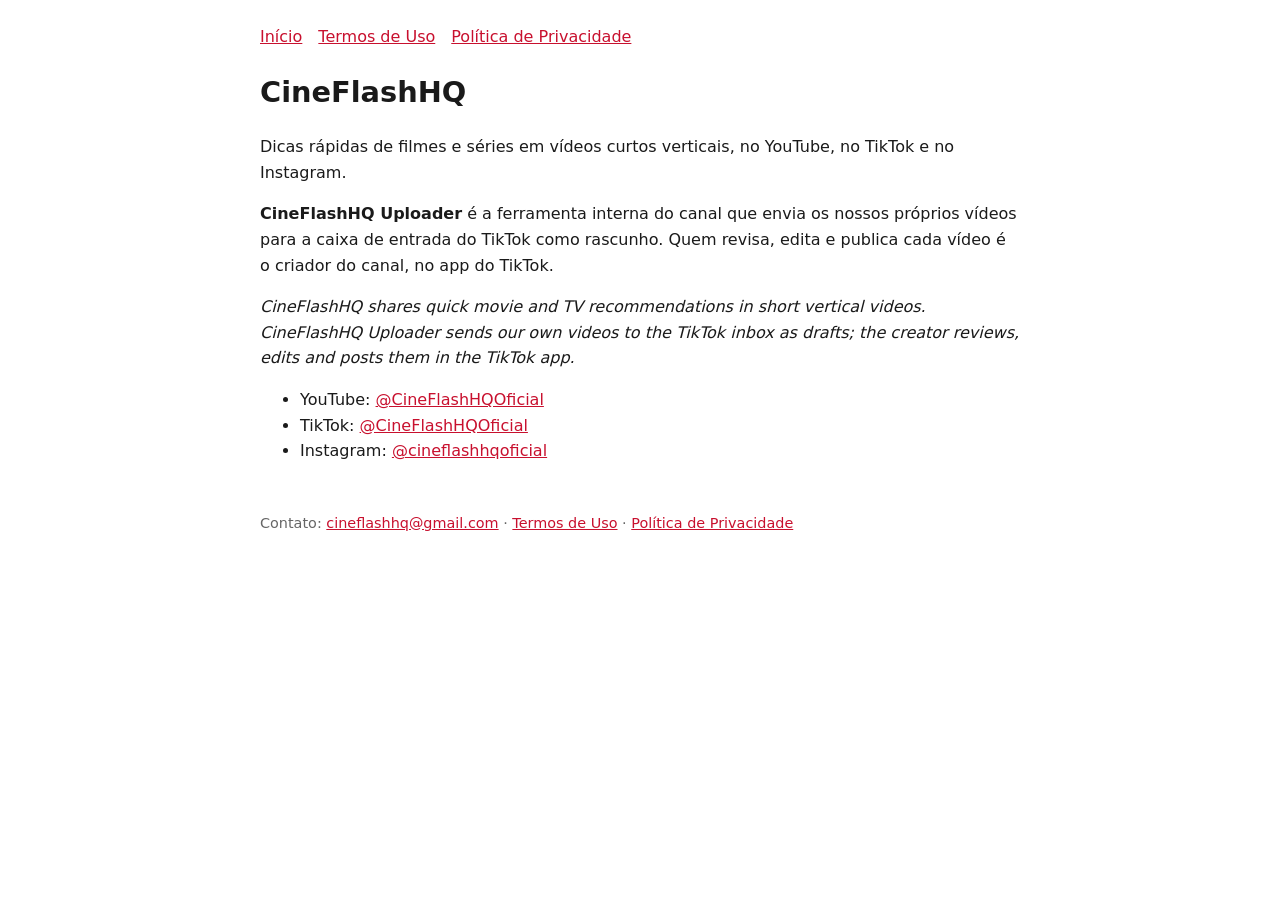
<file: index.html>
<!doctype html>
<html lang="pt-BR"><head><meta charset="utf-8"><meta name="viewport" content="width=device-width,initial-scale=1">
<title>CineFlashHQ</title><link rel="stylesheet" href="estilo.css"></head><body>
<nav><a href="index.html">Início</a><a href="termos.html">Termos de Uso</a><a href="privacidade.html">Política de Privacidade</a></nav>
<h1>CineFlashHQ</h1>
<p>Dicas rápidas de filmes e séries em vídeos curtos verticais, no YouTube, no TikTok e no Instagram.</p>
<p><strong>CineFlashHQ Uploader</strong> é a ferramenta interna do canal que envia os nossos próprios vídeos para a
caixa de entrada do TikTok como rascunho. Quem revisa, edita e publica cada vídeo é o criador do canal, no app do TikTok.</p>
<p lang="en"><em>CineFlashHQ shares quick movie and TV recommendations in short vertical videos. CineFlashHQ Uploader
sends our own videos to the TikTok inbox as drafts; the creator reviews, edits and posts them in the TikTok app.</em></p>
<ul>
<li>YouTube: <a href="https://www.youtube.com/@CineFlashHQOficial">@CineFlashHQOficial</a></li>
<li>TikTok: <a href="https://www.tiktok.com/@cineflashhqoficial">@CineFlashHQOficial</a></li>
<li>Instagram: <a href="https://www.instagram.com/cineflashhqoficial">@cineflashhqoficial</a></li>
</ul>
<footer>Contato: <a href="mailto:cineflashhq@gmail.com">cineflashhq@gmail.com</a> ·
<a href="termos.html">Termos de Uso</a> · <a href="privacidade.html">Política de Privacidade</a></footer>
</body></html>
</file>
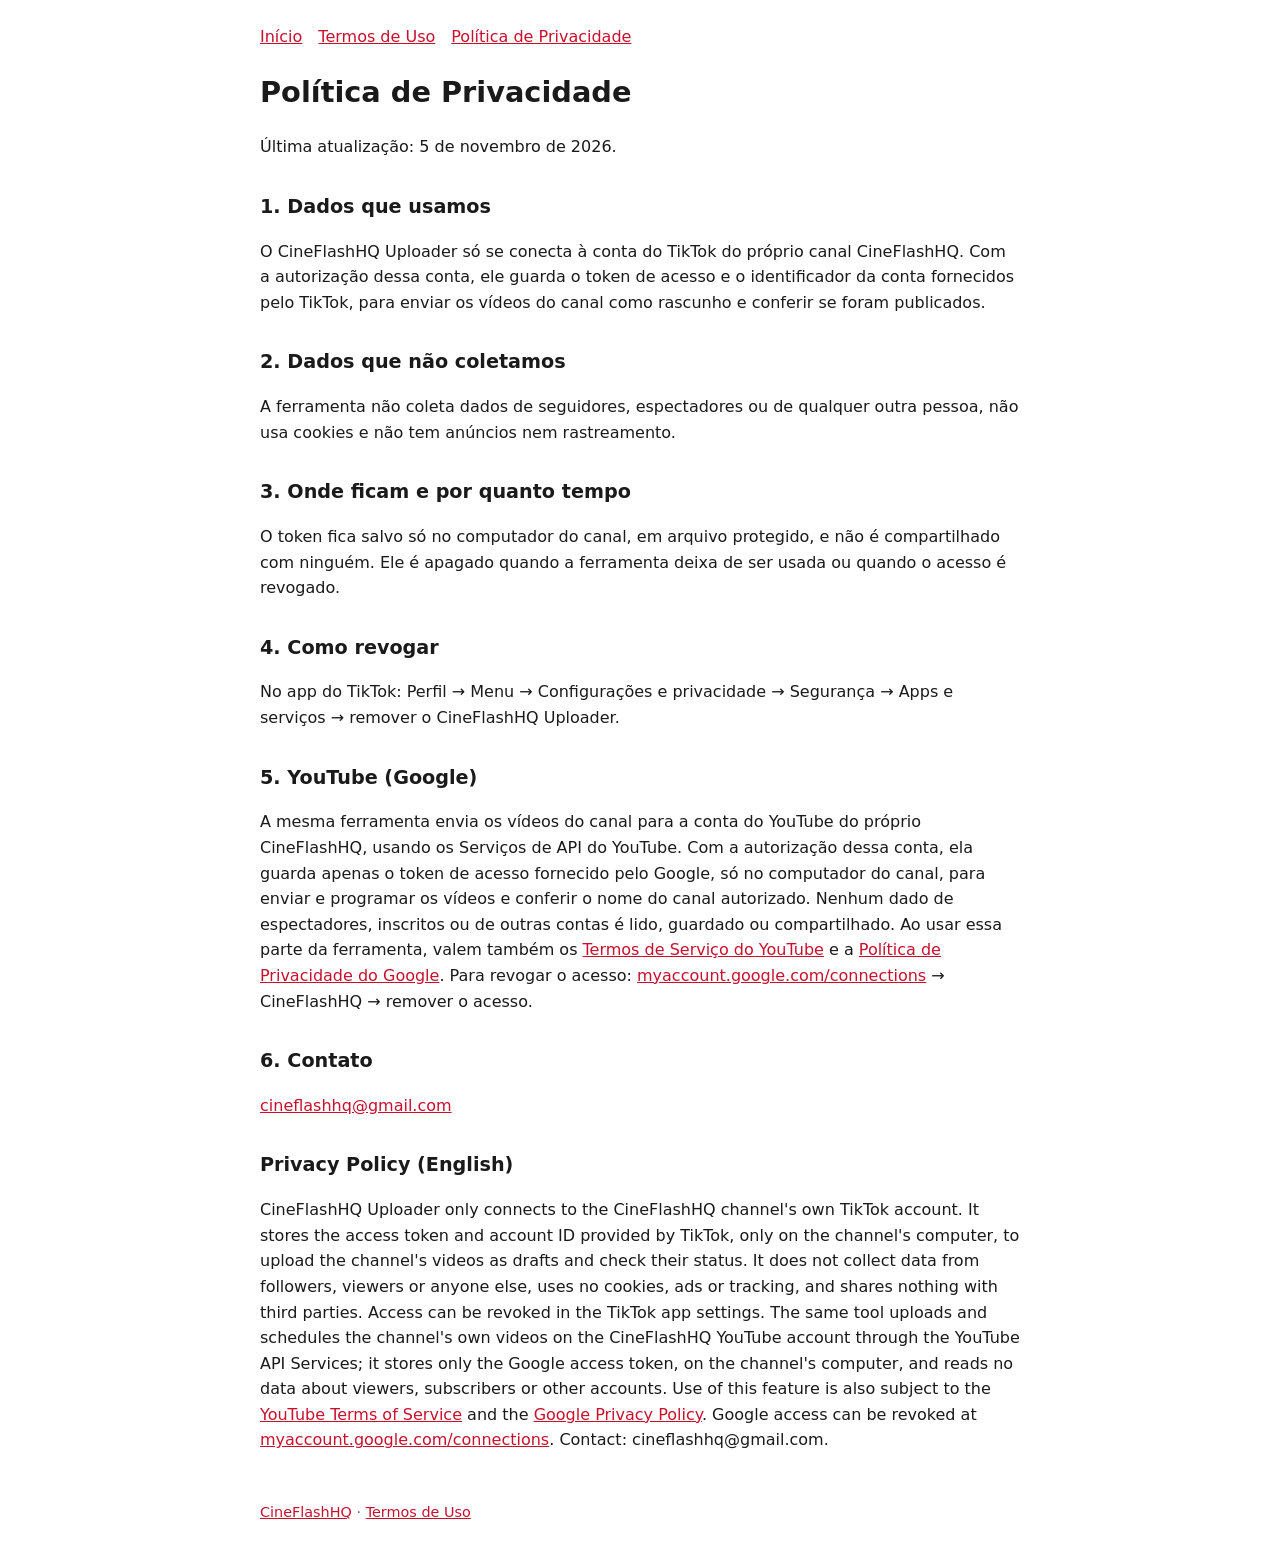
<file: privacidade.html>
<!doctype html>
<html lang="pt-BR"><head><meta charset="utf-8"><meta name="viewport" content="width=device-width,initial-scale=1">
<title>Política de Privacidade · CineFlashHQ</title><link rel="stylesheet" href="estilo.css"></head><body>
<nav><a href="index.html">Início</a><a href="termos.html">Termos de Uso</a><a href="privacidade.html">Política de Privacidade</a></nav>
<h1>Política de Privacidade</h1>
<p>Última atualização: 5 de novembro de 2026.</p>
<h2>1. Dados que usamos</h2>
<p>O CineFlashHQ Uploader só se conecta à conta do TikTok do próprio canal CineFlashHQ. Com a autorização dessa
conta, ele guarda o token de acesso e o identificador da conta fornecidos pelo TikTok, para enviar os vídeos do canal
como rascunho e conferir se foram publicados.</p>
<h2>2. Dados que não coletamos</h2>
<p>A ferramenta não coleta dados de seguidores, espectadores ou de qualquer outra pessoa, não usa cookies e não tem
anúncios nem rastreamento.</p>
<h2>3. Onde ficam e por quanto tempo</h2>
<p>O token fica salvo só no computador do canal, em arquivo protegido, e não é compartilhado com ninguém. Ele é
apagado quando a ferramenta deixa de ser usada ou quando o acesso é revogado.</p>
<h2>4. Como revogar</h2>
<p>No app do TikTok: Perfil → Menu → Configurações e privacidade → Segurança → Apps e serviços → remover o
CineFlashHQ Uploader.</p>
<h2>5. YouTube (Google)</h2>
<p>A mesma ferramenta envia os vídeos do canal para a conta do YouTube do próprio CineFlashHQ, usando os Serviços de
API do YouTube. Com a autorização dessa conta, ela guarda apenas o token de acesso fornecido pelo Google, só no
computador do canal, para enviar e programar os vídeos e conferir o nome do canal autorizado. Nenhum dado de
espectadores, inscritos ou de outras contas é lido, guardado ou compartilhado. Ao usar essa parte da ferramenta,
valem também os <a href="https://www.youtube.com/t/terms">Termos de Serviço do YouTube</a> e a
<a href="https://policies.google.com/privacy">Política de Privacidade do Google</a>. Para revogar o acesso:
<a href="https://myaccount.google.com/connections">myaccount.google.com/connections</a> → CineFlashHQ → remover o
acesso.</p>
<h2>6. Contato</h2>
<p><a href="mailto:cineflashhq@gmail.com">cineflashhq@gmail.com</a></p>
<h2 lang="en">Privacy Policy (English)</h2>
<p lang="en">CineFlashHQ Uploader only connects to the CineFlashHQ channel's own TikTok account. It stores the access
token and account ID provided by TikTok, only on the channel's computer, to upload the channel's videos as drafts and
check their status. It does not collect data from followers, viewers or anyone else, uses no cookies, ads or
tracking, and shares nothing with third parties. Access can be revoked in the TikTok app settings. The same tool uploads and schedules the channel's own videos on the CineFlashHQ YouTube account through the YouTube
API Services; it stores only the Google access token, on the channel's computer, and reads no data about viewers,
subscribers or other accounts. Use of this feature is also subject to the
<a href="https://www.youtube.com/t/terms">YouTube Terms of Service</a> and the
<a href="https://policies.google.com/privacy">Google Privacy Policy</a>. Google access can be revoked at
<a href="https://myaccount.google.com/connections">myaccount.google.com/connections</a>. Contact:
cineflashhq@gmail.com.</p>
<footer><a href="index.html">CineFlashHQ</a> · <a href="termos.html">Termos de Uso</a></footer>
</body></html>
</file>
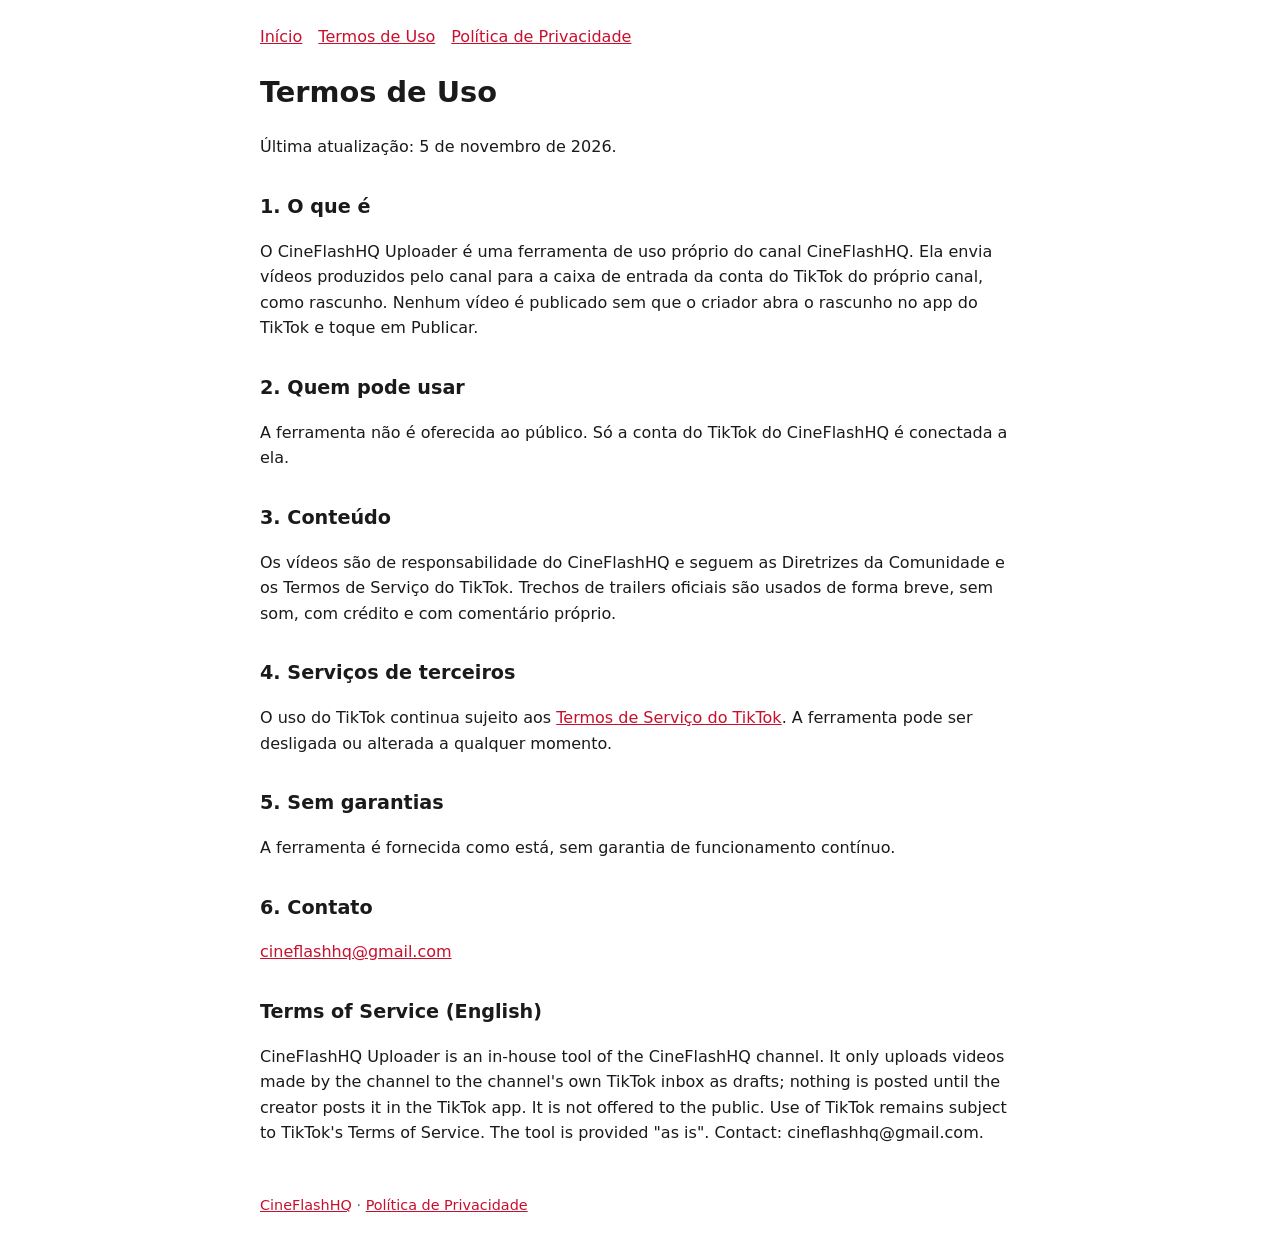
<file: termos.html>
<!doctype html>
<html lang="pt-BR"><head><meta charset="utf-8"><meta name="viewport" content="width=device-width,initial-scale=1">
<title>Termos de Uso · CineFlashHQ</title><link rel="stylesheet" href="estilo.css"></head><body>
<nav><a href="index.html">Início</a><a href="termos.html">Termos de Uso</a><a href="privacidade.html">Política de Privacidade</a></nav>
<h1>Termos de Uso</h1>
<p>Última atualização: 5 de novembro de 2026.</p>
<h2>1. O que é</h2>
<p>O CineFlashHQ Uploader é uma ferramenta de uso próprio do canal CineFlashHQ. Ela envia vídeos produzidos pelo
canal para a caixa de entrada da conta do TikTok do próprio canal, como rascunho. Nenhum vídeo é publicado sem que o
criador abra o rascunho no app do TikTok e toque em Publicar.</p>
<h2>2. Quem pode usar</h2>
<p>A ferramenta não é oferecida ao público. Só a conta do TikTok do CineFlashHQ é conectada a ela.</p>
<h2>3. Conteúdo</h2>
<p>Os vídeos são de responsabilidade do CineFlashHQ e seguem as Diretrizes da Comunidade e os Termos de Serviço do
TikTok. Trechos de trailers oficiais são usados de forma breve, sem som, com crédito e com comentário próprio.</p>
<h2>4. Serviços de terceiros</h2>
<p>O uso do TikTok continua sujeito aos <a href="https://www.tiktok.com/legal/terms-of-service">Termos de Serviço do
TikTok</a>. A ferramenta pode ser desligada ou alterada a qualquer momento.</p>
<h2>5. Sem garantias</h2>
<p>A ferramenta é fornecida como está, sem garantia de funcionamento contínuo.</p>
<h2>6. Contato</h2>
<p><a href="mailto:cineflashhq@gmail.com">cineflashhq@gmail.com</a></p>
<h2 lang="en">Terms of Service (English)</h2>
<p lang="en">CineFlashHQ Uploader is an in-house tool of the CineFlashHQ channel. It only uploads videos made by the
channel to the channel's own TikTok inbox as drafts; nothing is posted until the creator posts it in the TikTok app.
It is not offered to the public. Use of TikTok remains subject to TikTok's Terms of Service. The tool is provided
"as is". Contact: cineflashhq@gmail.com.</p>
<footer><a href="index.html">CineFlashHQ</a> · <a href="privacidade.html">Política de Privacidade</a></footer>
</body></html>
</file>
<file: estilo.css>
body{font-family:system-ui,-apple-system,Segoe UI,Roboto,sans-serif;max-width:760px;margin:0 auto;padding:24px 16px;line-height:1.6;color:#1a1a1a;background:#fff}
h1{font-size:1.8rem}h2{font-size:1.2rem;margin-top:2rem}a{color:#c8102e}footer{margin-top:3rem;font-size:.9rem;color:#666}
nav a{margin-right:1rem}
</file>
